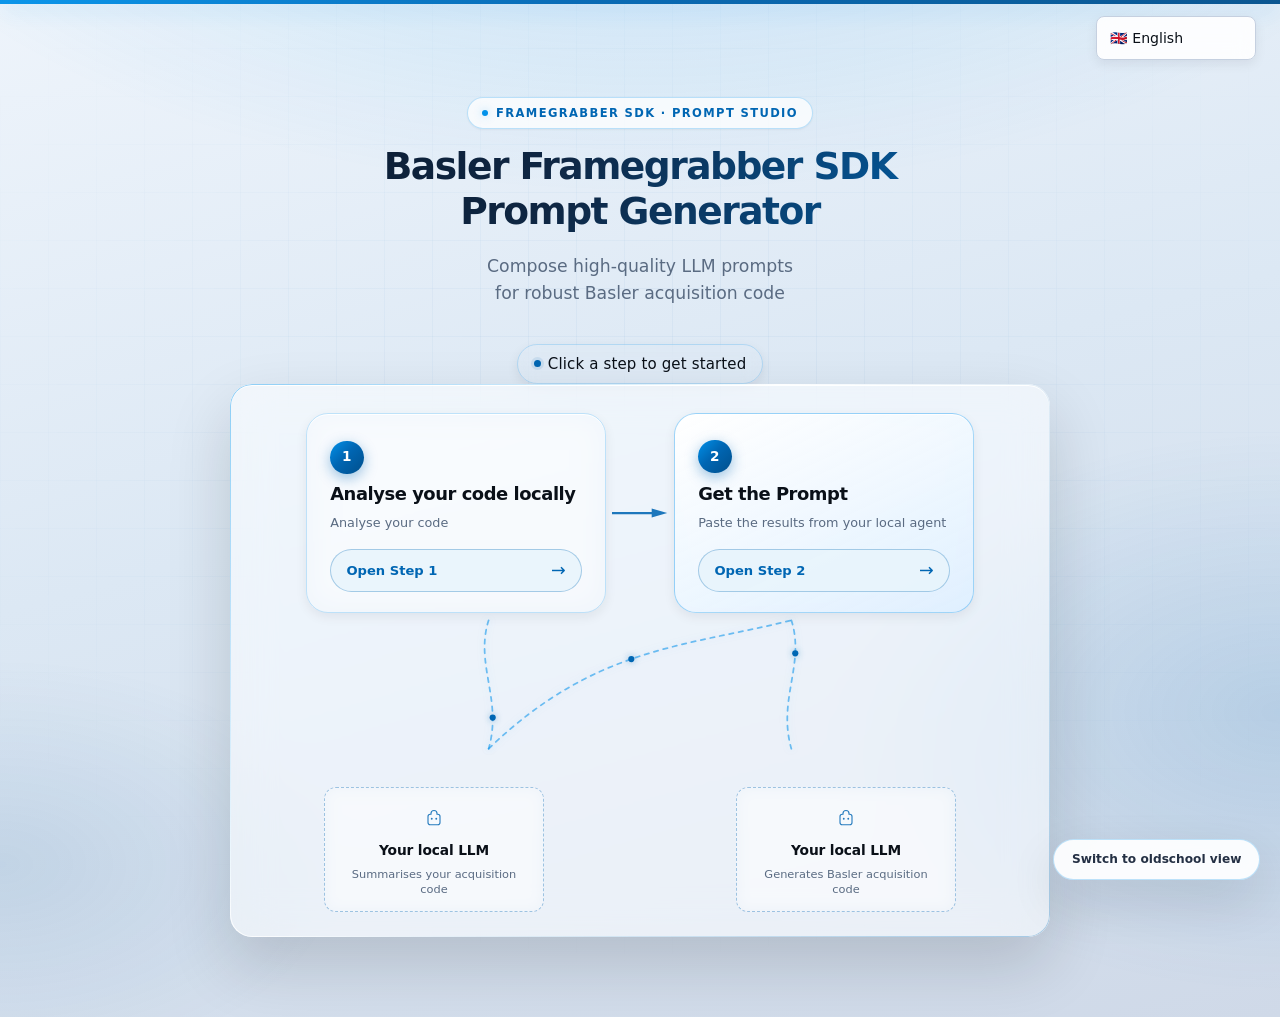
<file: index.html>
<!DOCTYPE html>
<html lang="en">
<head>
  <meta charset="UTF-8">
  <meta name="viewport" content="width=device-width, initial-scale=1.0">
  <meta name="description" content="Compose high-quality LLM prompts for robust Basler Framegrabber SDK and pylon SDK acquisition code. Runs entirely in your browser.">
  <meta name="theme-color" content="#0066b3">
  <meta name="color-scheme" content="light">
  <meta property="og:type" content="website">
  <meta property="og:title" content="Basler Framegrabber SDK Prompt Generator">
  <meta property="og:description" content="Compose high-quality LLM prompts for robust Basler Framegrabber SDK and pylon SDK acquisition code. Runs entirely in your browser.">
  <title>Basler Framegrabber SDK Prompt Generator</title>
  <link rel="icon" href="favicon.svg" type="image/svg+xml">
  <link rel="stylesheet" href="style.css">
</head>
<body class="view-modern">
  <a class="skip-link" href="#main-content">Skip to main content</a>
  <noscript>
    <div class="noscript-banner" role="alert">
      This tool requires JavaScript. Enable JavaScript in your browser to generate prompts.
    </div>
  </noscript>

  <section class="modern-landing" id="modern-landing" aria-label="Get started">
    <div class="modern-landing-bg" aria-hidden="true"></div>
    <div class="modern-landing-inner">
      <div class="modern-hero-copy" id="modern-hero-copy" role="button" tabindex="0" data-modern-action="step1">
        <span id="modern-hero-eyebrow" class="modern-hero-eyebrow">Framegrabber SDK · Prompt Studio</span>
        <span class="modern-hero-title" id="modern-hero-title">
          <span id="modern-hero-title-line-1" class="modern-hero-title-line">Basler Framegrabber SDK</span>
          <span id="modern-hero-title-line-2" class="modern-hero-title-line">Prompt Generator</span>
        </span>
        <span id="modern-hero-subtitle" class="modern-hero-subtitle">Compose high-quality LLM prompts for robust Basler acquisition code</span>
      </div>
      <div class="modern-brand" aria-hidden="true">
        <span class="modern-brand-mark"></span>
      </div>
      <button type="button" id="modern-landing-hint" class="modern-landing-hint" data-modern-action="step1">Click a step to get started</button>
      <div class="modern-stage">
        <div class="modern-workflow-diagram" role="group" aria-label="Workflow overview">
        <div class="modern-wf-top">
          <button type="button" class="modern-step-card" id="modern-step-1" data-step="1" data-modern-action="step1">
            <span class="modern-step-num" aria-hidden="true">1</span>
            <span id="modern-step-1-label" class="modern-step-label">Analyse your code locally</span>
            <span id="modern-step-1-action" class="modern-step-desc">Analyse your code</span>
            <span class="modern-step-cta">
              <span id="modern-step-1-cta">Open Step 1</span>
              <span class="modern-step-cta-arrow" aria-hidden="true">→</span>
            </span>
          </button>

          <div class="modern-wf-straight" aria-hidden="true">
            <svg class="modern-wf-straight-svg" viewBox="0 0 64 16" preserveAspectRatio="none" xmlns="http://www.w3.org/2000/svg">
              <path class="modern-wf-straight-shape" d="M0 6.5 H46 L46 2 L64 8 L46 14 L46 9.5 H0 Z" />
            </svg>
          </div>

          <button type="button" class="modern-step-card modern-step-card-accent" id="modern-step-2" data-step="2" data-modern-action="step2">
            <span class="modern-step-num" aria-hidden="true">2</span>
            <span id="modern-step-2-label" class="modern-step-label">Get the Prompt</span>
            <span id="modern-step-2-action" class="modern-step-desc">Paste the results from your local agent</span>
            <span class="modern-step-cta">
              <span id="modern-step-2-cta">Open Step 2</span>
              <span class="modern-step-cta-arrow" aria-hidden="true">→</span>
            </span>
          </button>
        </div>

        <div class="modern-wf-flow" aria-hidden="true">
          <svg class="modern-wf-curves" viewBox="0 0 640 200" preserveAspectRatio="xMidYMid meet" xmlns="http://www.w3.org/2000/svg">
            <path class="modern-wf-curve modern-wf-curve-down-1" d="M 148 6 C 132 56, 164 96, 148 152" />
            <path class="modern-wf-curve modern-wf-curve-up-2" d="M 148 152 C 268 36, 372 36, 492 6" />
            <path class="modern-wf-curve modern-wf-curve-down-3" d="M 492 6 C 508 56, 476 96, 492 152" />
            <circle class="modern-wf-curve-dot modern-wf-curve-dot-1" r="3.5" cx="148" cy="6">
              <animateMotion dur="2.2s" repeatCount="indefinite" path="M 0 0 C -16 50, 16 90, 0 146" />
            </circle>
            <circle class="modern-wf-curve-dot modern-wf-curve-dot-2" r="3.5" cx="148" cy="152">
              <animateMotion dur="2.2s" begin="0.55s" repeatCount="indefinite" path="M 0 0 C 120 -116, 224 -116, 344 -146" />
            </circle>
            <circle class="modern-wf-curve-dot modern-wf-curve-dot-3" r="3.5" cx="492" cy="6">
              <animateMotion dur="2.2s" begin="1.1s" repeatCount="indefinite" path="M 0 0 C 16 50, -16 90, 0 146" />
            </circle>
          </svg>
        </div>

        <div class="modern-wf-llm-row">
            <button type="button" class="modern-llm-node modern-llm-node-a" data-modern-action="step1">
              <span class="modern-llm-icon" aria-hidden="true">
                <svg width="18" height="18" viewBox="0 0 24 24" fill="none" xmlns="http://www.w3.org/2000/svg">
                  <path d="M12 2a4 4 0 0 1 4 4v1h1a3 3 0 0 1 3 3v8a3 3 0 0 1-3 3H7a3 3 0 0 1-3-3v-8a3 3 0 0 1 3-3h1V6a4 4 0 0 1 4-4z" stroke="currentColor" stroke-width="1.5"/>
                  <circle cx="9" cy="13" r="1.25" fill="currentColor"/>
                  <circle cx="15" cy="13" r="1.25" fill="currentColor"/>
                </svg>
              </span>
              <span id="modern-llm-label-1" class="modern-llm-label">Your local LLM</span>
              <span id="modern-llm-hint-1" class="modern-llm-hint">Summarises your acquisition code</span>
            </button>

            <button type="button" class="modern-llm-node modern-llm-node-b" data-modern-action="step2">
              <span class="modern-llm-icon" aria-hidden="true">
                <svg width="18" height="18" viewBox="0 0 24 24" fill="none" xmlns="http://www.w3.org/2000/svg">
                  <path d="M12 2a4 4 0 0 1 4 4v1h1a3 3 0 0 1 3 3v8a3 3 0 0 1-3 3H7a3 3 0 0 1-3-3v-8a3 3 0 0 1 3-3h1V6a4 4 0 0 1 4-4z" stroke="currentColor" stroke-width="1.5"/>
                  <circle cx="9" cy="13" r="1.25" fill="currentColor"/>
                  <circle cx="15" cy="13" r="1.25" fill="currentColor"/>
                </svg>
              </span>
              <span id="modern-llm-label-2" class="modern-llm-label">Your local LLM</span>
              <span id="modern-llm-hint-2" class="modern-llm-hint">Generates Basler acquisition code</span>
            </button>
          </div>
        </div>
      </div>
    </div>
  </section>

  <header class="site-header">
    <div class="header-inner">
      <div class="brand">
        <h1 id="site-title">Basler Framegrabber SDK Prompt Generator</h1>
        <p id="site-subtitle" class="subtitle">Compose high-quality LLM prompts for robust Basler acquisition code</p>
      </div>
      <div class="header-controls">
        <label for="ui-language" class="sr-only">UI language</label>
        <select id="ui-language" class="lang-select" aria-label="UI language"></select>
      </div>
    </div>
  </header>

  <section class="workflow-hero" aria-label="Workflow">
    <div class="workflow-hero-inner">
      <ol class="workflow-steps">
        <li class="workflow-step workflow-step-active" id="workflow-nav-step-1" role="button" tabindex="0" data-modern-action="step1">
          <span class="workflow-step-num" aria-hidden="true">1</span>
          <span id="workflow-step-1-label" class="workflow-step-label">Analyse your code locally</span>
          <button type="button" id="btn-workflow-analyse" class="btn btn-primary btn-workflow" data-modern-action="step1">Analyse your code</button>
        </li>
        <li class="workflow-step-arrow" aria-hidden="true">→</li>
        <li class="workflow-step" id="workflow-nav-step-2" role="button" tabindex="0" data-modern-action="step2">
          <span class="workflow-step-num" aria-hidden="true">2</span>
          <span id="workflow-step-2-label" class="workflow-step-label">Get the Prompt</span>
          <button type="button" id="btn-workflow-prompt" class="btn btn-secondary btn-workflow" data-modern-action="step2">Get the Prompt</button>
        </li>
      </ol>
    </div>
  </section>

  <section id="code-analysis-section" class="analysis-section" aria-labelledby="analysis-heading">
    <div class="analysis-section-inner panel">
      <h2 id="analysis-heading" class="panel-title">Step 1 — Analyse your code locally</h2>
      <p id="analysis-intro" class="analysis-intro">Copy the prompt below into your preferred AI assistant and point it at your local acquisition codebase. The assistant should return a technical summary — not source code — covering hardware, SDK usage, buffers, triggers, and shutdown. Paste that summary into the generator in step 2.</p>

      <div class="notice notice-confidential analysis-notice" role="alert">
        <strong id="analysis-confidential-label">Confidentiality</strong>
        <p id="analysis-confidential-text">Run analysis locally with tools that keep your code private. Do not paste confidential source into untrusted services. The summary you paste here should omit secrets, credentials, and customer identifiers.</p>
      </div>

      <div class="analysis-controls">
        <div class="form-group">
          <label for="analysis-target-llm" id="label-analysis-target-llm">Target AI assistant</label>
          <select id="analysis-target-llm" aria-describedby="analysis-intro"></select>
        </div>
        <div class="analysis-actions">
          <button type="button" id="btn-copy-analysis" class="btn btn-primary">Copy analysis prompt</button>
          <span id="analysis-copy-status" class="status-text" aria-live="polite"></span>
        </div>
      </div>

      <div class="code-block">
        <div class="code-block-header">
          <span class="code-block-dots" aria-hidden="true"><i></i><i></i><i></i></span>
          <span id="code-analysis-label" class="code-block-title">Analysis prompt</span>
        </div>
        <pre id="analysis-prompt-preview" class="analysis-prompt-preview code-block-body" aria-label="Code analysis prompt preview"></pre>
      </div>

      <div class="analysis-continue">
        <p id="analysis-continue-hint" class="help-text">When you have the technical summary, continue to the prompt generator and paste it into the highlighted field.</p>
        <button type="button" id="btn-analysis-continue" class="btn btn-primary">Get the Prompt</button>
      </div>
    </div>
  </section>

  <main id="main-content" class="main-layout">
    <section class="panel panel-inputs" aria-labelledby="inputs-heading">
      <h2 id="inputs-heading" class="panel-title">Configuration</h2>

      <div class="notices-group" role="group" aria-label="Information">
      <div class="notice notice-privacy dismissible-notice" role="status" data-notice-id="privacy">
        <button type="button" class="notice-dismiss" aria-label="Dismiss">×</button>
        <strong id="privacy-label">Data privacy</strong>
        <p id="privacy-text">All input stays local in your browser. No data is transmitted.</p>
      </div>

      <div class="notice notice-confidential dismissible-notice" role="alert" data-notice-id="confidential">
        <button type="button" class="notice-dismiss" aria-label="Dismiss">×</button>
        <strong id="confidential-label">Confidentiality</strong>
        <p id="confidential-text">Review the generated prompt before sharing it. Do not include confidential customer data, source code, credentials, serial numbers, license keys, or unpublished project details.</p>
      </div>

      <div class="notice notice-guidance dismissible-notice" data-notice-id="guidance">
        <button type="button" class="notice-dismiss" aria-label="Dismiss">×</button>
        <strong id="guidance-label">Guidance</strong>
        <p id="guidance-text">If you already have existing acquisition code from another SDK or system, first use an AI assistant of your choice to summarize what the code does. Do not paste confidential source code unless allowed. Prefer to paste a technical summary: What is acquired? Which camera and acquisition parameters are configured? How are buffers, triggers, DMA channels, events, timeouts, and cleanup handled?</p>
      </div>

      <div class="notice notice-support dismissible-notice" role="status" data-notice-id="support">
        <button type="button" class="notice-dismiss" aria-label="Dismiss">×</button>
        <strong id="support-label">Official support</strong>
        <p id="support-text">This tool helps you compose LLM prompts only. For help with Basler cameras, frame grabbers, SDKs, or your application, you can also contact <a href="https://www.baslerweb.com/en/support/contact" rel="noopener noreferrer" target="_blank">Basler Support</a>.</p>
      </div>
      </div>

      <form id="prompt-form" class="config-form" novalidate>
        <div class="form-section form-section-core">
        <h3 id="section-core-title" class="form-section-title">Application setup</h3>
        <div class="detected-section detected-section-top">
          <h3 id="detected-topics-title">Detected topics</h3>
          <div id="detected-tags" class="tag-list" aria-live="polite"></div>
          <p id="no-topics-text" class="muted-text hidden">No topics detected yet. Type in the application description or workflow summary.</p>
        </div>

        <div class="form-group">
          <label for="app-description" id="label-app-description">Application description</label>
          <textarea id="app-description" rows="5" placeholder=""></textarea>
        </div>

        <div class="form-group" id="workflow-summary-group">
          <label for="workflow-summary" id="label-workflow-summary">Summary of existing acquisition workflow</label>
          <textarea id="workflow-summary" rows="4" placeholder=""></textarea>
          <p class="help-text" id="help-workflow-summary">Paste a summary of what your existing code does, not necessarily the source code itself.</p>
        </div>
        </div>

        <div class="form-section form-section-hardware">
        <h3 id="section-hardware-title" class="form-section-title">Hardware &amp; routing</h3>
        <div class="form-row">
          <div class="form-group" id="camera-count-group">
            <label for="camera-count" id="label-camera-count">Number of cameras</label>
            <input type="number" id="camera-count" min="1" value="1">
            <p id="warning-camera-count-mismatch" class="field-warning hidden" role="alert"></p>
          </div>
          <div class="form-group">
            <label for="camera-interface" id="label-camera-interface">Camera interface</label>
            <select id="camera-interface"></select>
          </div>
        </div>

        <div class="form-group">
          <label for="hardware" id="label-hardware">Basler acquisition hardware</label>
          <select id="hardware" required></select>
        </div>

        <div id="warning-interface-card" class="warning-box hidden" role="alert"></div>
        <div id="warning-interface-route" class="warning-box hidden" role="alert"></div>
        <div id="warning-cof" class="warning-box hidden" role="alert"></div>
        <div id="warning-applet" class="warning-box hidden" role="alert"></div>

        <div class="form-row">
          <div class="form-group">
            <label for="applet-handling" id="label-applet-handling">Applet handling</label>
            <select id="applet-handling"></select>
          </div>
          <div class="form-group">
            <label for="standard-acq-applet" id="label-standard-acq-applet">Standard acquisition applet</label>
            <select id="standard-acq-applet"></select>
            <p class="help-text hidden" id="help-standard-acq"></p>
            <p class="help-text hidden" id="help-standard-acq-imaflex2"></p>
          </div>
        </div>

        <div class="form-row">
          <div class="form-group form-group-wide">
            <label for="applet-name" id="label-applet-name">Applet / .hap name</label>
            <input type="text" id="applet-name" autocomplete="off">
            <p class="help-text" id="help-applet-name"></p>
            <p class="help-text hidden" id="help-auto-acq-applet"></p>
          </div>
        </div>

        <div id="warning-acquisition-hw" class="warning-box hidden" role="status"></div>
        </div>

        <div class="form-section form-section-acquisition">
        <h3 id="section-acquisition-title" class="form-section-title">Acquisition parameters</h3>
        <div id="per-camera-section" class="per-camera-section">
          <h3 id="per-camera-title" class="subsection-title">Per-camera image configuration</h3>
          <p class="help-text" id="help-per-camera-dims">Camera type, pixel format, and image dimensions may differ per camera.</p>
          <div id="per-camera-fields" class="per-camera-fields"></div>
        </div>

        <div class="form-row" id="dma-count-row">
          <div class="form-group" id="dma-count-group">
            <label for="dma-count" id="label-dma-count">Number of DMA channels</label>
            <input type="number" id="dma-count" min="1" value="1">
            <p class="help-text" id="help-dma-count-separate">On programmable framegrabbers the number of DMA channels may differ from the number of cameras.</p>
          </div>
        </div>

        <div id="per-dma-section" class="per-camera-section">
          <h3 id="per-dma-title" class="subsection-title">Per-DMA buffer configuration</h3>
          <p class="help-text" id="help-per-dma-dims">DMA buffer size and pixel format may differ from the sensor image and from other DMA channels. Host buffer count is configured per DMA channel.</p>
          <p class="help-text hidden" id="help-dma-pylon"></p>
          <div id="per-dma-fields" class="per-camera-fields"></div>
        </div>

        <div class="form-row">
          <div class="form-group">
            <label for="trigger-mode" id="label-trigger-mode">Trigger mode</label>
            <select id="trigger-mode"></select>
          </div>
          <div class="form-group">
            <label for="programming-language" id="label-programming-language">Programming language</label>
            <select id="programming-language"></select>
          </div>
        </div>

        <div class="form-row">
          <div class="form-group form-group-wide">
            <label for="operating-system" id="label-operating-system">Operating system</label>
            <select id="operating-system"></select>
          </div>
        </div>
        </div>

        <div class="form-section form-section-options">
        <h3 id="section-options-title" class="form-section-title">Prompt options</h3>
        <fieldset class="checkbox-group">
          <legend id="legend-options" class="sr-only">Prompt options</legend>
          <div class="checkbox-grid" id="checkbox-container"></div>
        </fieldset>

        <div class="action-bar">
          <button type="button" id="btn-load-example" class="btn btn-secondary">Load example</button>
          <button type="button" id="btn-reset" class="btn btn-secondary">Reset all</button>
        </div>
        </div>

        <details class="snippets-details snippets-details-bottom" id="snippets-details">
          <summary id="snippets-summary">Activated snippets</summary>
          <ul id="activated-snippets" class="snippet-list"></ul>
        </details>
      </form>
    </section>

    <section class="panel panel-preview" aria-labelledby="preview-heading">
      <div class="preview-header">
        <div class="preview-title-group">
          <h2 id="preview-heading" class="panel-title">Live prompt preview</h2>
          <span class="preview-live-badge" aria-hidden="true"><span class="preview-live-dot"></span><span id="preview-live-label">Live</span></span>
        </div>
        <span id="sdk-route-badge" class="route-badge route-framegrabber">Basler Framegrabber SDK route</span>
      </div>

      <div class="preview-actions">
        <button type="button" id="btn-copy" class="btn btn-primary">Copy prompt</button>
        <button type="button" id="btn-download" class="btn btn-primary">Download prompt as .txt</button>
        <button type="button" id="btn-refresh" class="btn btn-secondary">Refresh prompt</button>
      </div>

      <p id="copy-status" class="status-text" aria-live="polite"></p>

      <div class="preview-output-controls">
        <div class="form-group">
          <label for="target-llm" id="label-target-llm">Target LLM</label>
          <select id="target-llm"></select>
        </div>
        <div class="form-group">
          <label for="output-style" id="label-output-style">Output style</label>
          <select id="output-style"></select>
        </div>
      </div>

      <div class="code-block code-block-preview">
        <div class="code-block-header">
          <span class="code-block-dots" aria-hidden="true"><i></i><i></i><i></i></span>
          <span id="code-preview-label" class="code-block-title">Generated prompt</span>
        </div>
        <pre id="prompt-preview" class="prompt-preview code-block-body" aria-label="Generated prompt preview"></pre>
      </div>
    </section>
  </main>

  <footer class="site-footer">
    <p id="footer-text">Client-side only. No tracking. No external APIs.</p>
    <p id="footer-autosave" class="footer-note">Your configuration is saved locally in this browser.</p>
  </footer>

  <button type="button" id="view-mode-toggle" class="view-mode-toggle" aria-pressed="false">Switch to oldschool view</button>

  <div id="copy-toast" class="copy-toast" role="alertdialog" aria-modal="false" aria-labelledby="copy-toast-message" aria-hidden="true">
    <div class="copy-toast-inner">
      <span class="copy-toast-icon" aria-hidden="true">
        <svg width="22" height="22" viewBox="0 0 24 24" fill="none" xmlns="http://www.w3.org/2000/svg">
          <path d="M12 2a4 4 0 0 1 4 4v1h1a3 3 0 0 1 3 3v8a3 3 0 0 1-3 3H7a3 3 0 0 1-3-3v-8a3 3 0 0 1 3-3h1V6a4 4 0 0 1 4-4z" stroke="currentColor" stroke-width="1.5"/>
          <circle cx="9" cy="13" r="1.25" fill="currentColor"/>
          <circle cx="15" cy="13" r="1.25" fill="currentColor"/>
        </svg>
      </span>
      <div class="copy-toast-body">
        <p id="copy-toast-confirm" class="copy-toast-confirm"></p>
        <p id="copy-toast-message" class="copy-toast-message"></p>
      </div>
      <button type="button" id="copy-toast-close" class="copy-toast-close" aria-label="Dismiss">×</button>
    </div>
  </div>

  <script src="prompt-bodies.js"></script>
  <script src="prompt-locales-extra.js"></script>
  <script src="analysis-prompts.js"></script>
  <script src="script.js"></script>
</body>
</html>
</file>
<file: style.css>
/* Basler Framegrabber SDK Prompt Generator — premium design system v2 */

:root {
  /* Surfaces */
  --bg: #dce4ef;
  --bg-subtle: #cfd9e8;
  --bg-deep: #0b1220;
  --surface: #ffffff;
  --surface-raised: #ffffff;
  --surface-alt: #f0f4fa;
  --surface-inset: #e6ecf5;
  --surface-glass: rgba(255, 255, 255, 0.72);
  --text: #0a1018;
  --text-secondary: #243044;
  --text-muted: #5a6b82;
  --border: #c5d0e0;
  --border-subtle: #dde5f0;
  --border-strong: #9fb0c8;

  /* Basler electric accent */
  --accent: #0066b3;
  --accent-bright: #0091ea;
  --accent-hover: #004f8c;
  --accent-deep: #002d52;
  --accent-light: #dceeff;
  --accent-glow: rgba(0, 145, 234, 0.35);
  --accent-soft: rgba(0, 102, 179, 0.1);
  --accent-ring: rgba(0, 145, 234, 0.28);
  --gradient-accent: linear-gradient(135deg, #0091ea 0%, #0066b3 45%, #004f8c 100%);
  --gradient-hero: linear-gradient(135deg, #0b1a2e 0%, #0f2744 40%, #0066b3 100%);

  /* Semantic */
  --success: #0a8f4b;
  --success-soft: #dcf5e8;
  --warning-bg: #fff8e6;
  --warning-border: #e6a800;
  --warning-text: #6b4f00;
  --danger-bg: #fef2f2;
  --danger-border: #e05252;
  --privacy-bg: #e8f5ec;
  --privacy-border: #3d9a56;
  --confidential-bg: #fdf0f0;
  --confidential-border: #d9534f;
  --route-fg: #0d5c3a;
  --route-fg-bg: #c8edd4;
  --route-pylon: #5c3d0d;
  --route-pylon-bg: #fff0c2;

  /* Code — deep terminal */
  --code-bg: #0a1018;
  --code-bg-header: #111927;
  --code-text: #e4ecf7;
  --code-border: #243044;
  --code-glow: rgba(0, 145, 234, 0.12);

  /* Layout */
  --radius-sm: 8px;
  --radius: 12px;
  --radius-lg: 16px;
  --radius-xl: 22px;
  --radius-pill: 999px;
  --shadow-xs: 0 1px 2px rgba(10, 16, 24, 0.05);
  --shadow-sm: 0 4px 12px rgba(10, 16, 24, 0.07);
  --shadow: 0 8px 28px rgba(10, 16, 24, 0.09);
  --shadow-lg: 0 20px 50px rgba(10, 16, 24, 0.12);
  --shadow-xl: 0 28px 64px rgba(10, 16, 24, 0.16);
  --shadow-accent: 0 12px 36px rgba(0, 102, 179, 0.28);
  --shadow-glow: 0 0 0 1px rgba(0, 145, 234, 0.15), 0 16px 48px rgba(0, 102, 179, 0.18);
  --content-max: 1440px;
  --space-xs: 0.25rem;
  --space-sm: 0.5rem;
  --space-md: 1rem;
  --space-lg: 1.5rem;
  --space-xl: 2rem;
  --space-2xl: 3rem;
  --transition: 0.22s cubic-bezier(0.4, 0, 0.2, 1);
  --transition-spring: 0.38s cubic-bezier(0.34, 1.4, 0.64, 1);
  --font: "Segoe UI", system-ui, -apple-system, BlinkMacSystemFont, "Helvetica Neue", sans-serif;
  --mono: "Cascadia Code", "Consolas", "Courier New", monospace;
  --header-h: auto;
}

*,
*::before,
*::after {
  box-sizing: border-box;
}

html {
  scroll-behavior: smooth;
  -webkit-font-smoothing: antialiased;
  -moz-osx-font-smoothing: grayscale;
}

body {
  margin: 0;
  font-family: var(--font);
  font-size: 15px;
  line-height: 1.6;
  color: var(--text);
  background-color: var(--bg);
  background-image:
    radial-gradient(ellipse 100% 70% at 80% -10%, rgba(0, 145, 234, 0.14) 0%, transparent 55%),
    radial-gradient(ellipse 70% 50% at 10% 100%, rgba(0, 102, 179, 0.1) 0%, transparent 50%),
    linear-gradient(180deg, #e8eef6 0%, var(--bg) 40%, var(--bg-subtle) 100%);
  background-attachment: fixed;
  min-height: 100vh;
}

body::before {
  content: "";
  position: fixed;
  inset: 0;
  background-image:
    linear-gradient(rgba(0, 102, 179, 0.035) 1px, transparent 1px),
    linear-gradient(90deg, rgba(0, 102, 179, 0.035) 1px, transparent 1px);
  background-size: 56px 56px;
  mask-image: radial-gradient(ellipse 80% 70% at 50% 30%, black 20%, transparent 75%);
  -webkit-mask-image: radial-gradient(ellipse 80% 70% at 50% 30%, black 20%, transparent 75%);
  pointer-events: none;
  z-index: 0;
}

body > * {
  position: relative;
  z-index: 1;
}

.skip-link {
  position: absolute;
  left: -9999px;
  top: 0;
  z-index: 1000;
  padding: 0.6rem 1rem;
  background: var(--accent);
  color: #fff;
  text-decoration: none;
  border-radius: 0 0 var(--radius-sm) 0;
  font-weight: 600;
}

.skip-link:focus {
  left: 0;
}

.noscript-banner {
  margin: 0;
  padding: 0.85rem 1rem;
  background: var(--warning-bg);
  border-bottom: 1px solid var(--warning-border);
  color: var(--warning-text);
  text-align: center;
  font-weight: 600;
}

.not-found-page {
  max-width: 36rem;
  margin: 4rem auto;
  padding: 1.5rem;
  text-align: center;
}

.not-found-page h1 {
  margin-top: 0;
}

.not-found-page .btn {
  display: inline-block;
  text-decoration: none;
}

.footer-note {
  margin: 0.35rem 0 0;
  font-size: 0.82rem;
  color: var(--text-muted);
}

.sr-only {
  position: absolute;
  width: 1px;
  height: 1px;
  padding: 0;
  margin: -1px;
  overflow: hidden;
  clip: rect(0, 0, 0, 0);
  white-space: nowrap;
  border: 0;
}

/* ── Header ── */
.site-header {
  background: rgba(255, 255, 255, 0.82);
  backdrop-filter: blur(16px) saturate(1.2);
  -webkit-backdrop-filter: blur(16px) saturate(1.2);
  border-bottom: 1px solid rgba(255, 255, 255, 0.6);
  box-shadow: var(--shadow-sm);
  position: sticky;
  top: 0;
  z-index: 100;
}

.header-inner {
  max-width: var(--content-max);
  margin: 0 auto;
  padding: 0.85rem 1.5rem;
  display: flex;
  flex-wrap: wrap;
  align-items: center;
  justify-content: space-between;
  gap: 1rem;
}

.brand {
  display: flex;
  flex-direction: column;
  gap: 0.2rem;
  padding-left: 1rem;
  border-left: 4px solid transparent;
  border-image: var(--gradient-accent) 1;
}

.brand h1 {
  margin: 0;
  font-size: 1.15rem;
  font-weight: 800;
  letter-spacing: -0.03em;
  line-height: 1.2;
  background: var(--gradient-accent);
  -webkit-background-clip: text;
  background-clip: text;
  -webkit-text-fill-color: transparent;
}

.subtitle {
  margin: 0;
  font-size: 0.82rem;
  color: var(--text-muted);
  line-height: 1.4;
  max-width: 44ch;
}

.header-controls select,
.lang-select {
  min-width: 160px;
  font-size: 0.88rem;
}

/* ── Main layout ── */
.main-layout {
  max-width: var(--content-max);
  margin: 0 auto;
  padding: 1.5rem 1.5rem 2.5rem;
  display: grid;
  grid-template-columns: minmax(320px, 1fr) minmax(360px, 1fr);
  gap: 1.75rem;
  align-items: start;
}

.panel-inputs::after {
  content: var(--step-badge-2, "Step 2");
  position: absolute;
  top: 1.35rem;
  right: 1.5rem;
  padding: 0.25rem 0.65rem;
  font-size: 0.68rem;
  font-weight: 800;
  letter-spacing: 0.08em;
  text-transform: uppercase;
  color: var(--accent);
  background: var(--accent-light);
  border: 1px solid rgba(0, 145, 234, 0.25);
  border-radius: var(--radius-pill);
  z-index: 1;
  pointer-events: none;
}

.panel-inputs .panel-title {
  padding-right: 5rem;
}

/* ── Workflow hero ── */
.workflow-hero {
  background: transparent;
  border-bottom: none;
  padding: 0.5rem 0 0.75rem;
}

.workflow-hero-inner {
  max-width: var(--content-max);
  margin: 0 auto;
  padding: 0 1.5rem;
}

.workflow-steps {
  list-style: none;
  margin: 0;
  padding: 0.55rem 0.85rem;
  display: flex;
  flex-wrap: wrap;
  align-items: center;
  justify-content: center;
  gap: 0.55rem 0.75rem;
  background: var(--surface-glass);
  backdrop-filter: blur(16px) saturate(1.15);
  -webkit-backdrop-filter: blur(16px) saturate(1.15);
  border: 1px solid rgba(255, 255, 255, 0.75);
  border-radius: var(--radius-pill);
  box-shadow: var(--shadow), inset 0 1px 0 rgba(255, 255, 255, 0.85);
}

.workflow-step {
  display: flex;
  flex-wrap: wrap;
  align-items: center;
  gap: 0.45rem 0.65rem;
  padding: 0.45rem 0.85rem 0.45rem 0.55rem;
  background: transparent;
  border: 1px solid transparent;
  border-radius: var(--radius-pill);
  box-shadow: none;
  cursor: pointer;
  pointer-events: auto;
  touch-action: manipulation;
  transition: background var(--transition), border-color var(--transition), transform var(--transition-spring);
}

.workflow-step .btn-workflow {
  pointer-events: auto;
}

.workflow-step:hover {
  background: rgba(255, 255, 255, 0.65);
  border-color: var(--border-subtle);
  transform: translateY(-1px);
}

.workflow-step-active {
  background: rgba(255, 255, 255, 0.92);
  border-color: rgba(0, 145, 234, 0.35);
  box-shadow: 0 0 0 3px var(--accent-soft), var(--shadow-sm);
}

.workflow-step-num {
  display: inline-flex;
  align-items: center;
  justify-content: center;
  width: 1.75rem;
  height: 1.75rem;
  font-size: 0.72rem;
  font-weight: 800;
  color: #fff;
  background: var(--gradient-accent);
  border-radius: var(--radius-pill);
  flex-shrink: 0;
  box-shadow: 0 3px 10px rgba(0, 102, 179, 0.35);
}

.workflow-step-label {
  font-size: 0.86rem;
  font-weight: 700;
  color: var(--text-secondary);
  letter-spacing: -0.01em;
}

.workflow-step:focus-visible {
  outline: none;
  border-color: rgba(0, 145, 234, 0.35);
  box-shadow: 0 0 0 3px var(--accent-ring), var(--shadow-sm);
}

.workflow-step-arrow {
  font-size: 1.1rem;
  font-weight: 400;
  color: var(--text-muted);
  list-style: none;
  opacity: 0.6;
}

.btn-workflow {
  font-size: 0.8rem;
  padding: 0.38rem 0.9rem;
  border-radius: var(--radius-pill);
}

/* ── Analysis section ── */
.analysis-section {
  max-width: var(--content-max);
  margin: 0 auto;
  padding: 1.5rem 1.5rem 0;
}

.analysis-section-inner {
  scroll-margin-top: 5.5rem;
  position: relative;
}

.analysis-section-inner::before {
  content: var(--step-badge-1, "Step 1");
  display: inline-flex;
  align-items: center;
  margin-bottom: 0.65rem;
  padding: 0.25rem 0.65rem;
  font-size: 0.68rem;
  font-weight: 800;
  letter-spacing: 0.08em;
  text-transform: uppercase;
  color: var(--accent);
  background: var(--accent-light);
  border: 1px solid rgba(0, 145, 234, 0.25);
  border-radius: var(--radius-pill);
}

.analysis-intro {
  margin: 0 0 1.25rem;
  font-size: 0.95rem;
  color: var(--text-secondary);
  max-width: 72ch;
  line-height: 1.65;
}

.analysis-notice {
  margin-bottom: 1rem;
}

.analysis-controls {
  display: flex;
  flex-wrap: wrap;
  align-items: flex-end;
  gap: 1rem 1.25rem;
  margin-bottom: 1rem;
  padding: 1.1rem 1.15rem;
  background: rgba(255, 255, 255, 0.65);
  border: 1px solid rgba(255, 255, 255, 0.85);
  border-radius: var(--radius-lg);
  box-shadow: var(--shadow-sm), inset 0 1px 0 rgba(255, 255, 255, 0.9);
  backdrop-filter: blur(12px);
  -webkit-backdrop-filter: blur(12px);
}

.analysis-controls .form-group {
  margin: 0;
  flex: 1 1 200px;
  max-width: 280px;
}

.analysis-actions {
  display: flex;
  flex-wrap: wrap;
  align-items: center;
  gap: 0.5rem 0.75rem;
}

.analysis-prompt-preview {
  margin: 0;
  padding: 1.15rem 1.25rem;
  font-family: var(--mono);
  font-size: 0.76rem;
  line-height: 1.55;
  background: var(--code-bg);
  color: var(--code-text);
  border: none;
  border-radius: 0;
  white-space: pre-wrap;
  word-break: break-word;
  max-height: 420px;
  overflow: auto;
}

.analysis-prompt-preview.code-block-body {
  box-shadow: none;
}

.analysis-continue {
  margin-top: 1.35rem;
  padding-top: 1.15rem;
  border-top: 1px solid var(--border-subtle);
  display: flex;
  flex-wrap: wrap;
  align-items: center;
  gap: 0.75rem 1rem;
}

.analysis-continue .help-text {
  margin: 0;
  flex: 1 1 200px;
}

.form-group.field-highlight {
  position: relative;
  padding: 0.85rem;
  margin: -0.85rem -0.85rem 0.85rem;
  border-radius: var(--radius);
  animation: field-highlight-pulse 2s ease-in-out 3;
  box-shadow: 0 0 0 3px var(--accent-ring);
  background: var(--accent-light);
}

.form-group.field-highlight label {
  color: var(--accent);
}

@keyframes field-highlight-pulse {
  0%, 100% { box-shadow: 0 0 0 3px var(--accent-ring); }
  50% { box-shadow: 0 0 0 6px rgba(0, 102, 179, 0.12); }
}

#workflow-summary-group {
  scroll-margin-top: 5.5rem;
}

@media (prefers-reduced-motion: reduce) {
  .form-group.field-highlight { animation: none; }
}

@media (max-width: 640px) {
  .workflow-step-arrow { display: none; }
  .workflow-steps { flex-direction: column; align-items: stretch; }
  .workflow-step { justify-content: space-between; border-radius: var(--radius); }
}

/* ── Panels ── */
.panel {
  position: relative;
  background: var(--surface-glass);
  backdrop-filter: blur(18px) saturate(1.15);
  -webkit-backdrop-filter: blur(18px) saturate(1.15);
  border: 1px solid rgba(255, 255, 255, 0.75);
  border-radius: var(--radius-lg);
  box-shadow: var(--shadow), inset 0 1px 0 rgba(255, 255, 255, 0.85);
  padding: 1.35rem 1.5rem 1.5rem;
  transition: box-shadow var(--transition), transform var(--transition), border-color var(--transition);
}

.panel::before {
  content: "";
  position: absolute;
  top: 0;
  left: 1.25rem;
  right: 1.25rem;
  height: 3px;
  border-radius: 0 0 3px 3px;
  background: var(--gradient-accent);
  opacity: 0.55;
}

.panel:hover {
  box-shadow: var(--shadow-lg), inset 0 1px 0 rgba(255, 255, 255, 0.9);
  border-color: rgba(0, 145, 234, 0.2);
}

.panel-title {
  display: flex;
  align-items: center;
  gap: 0.6rem;
  margin: 0 0 1.25rem;
  padding-bottom: 0.85rem;
  border-bottom: 1px solid var(--border-subtle);
  font-size: 1.08rem;
  font-weight: 800;
  color: var(--text);
  letter-spacing: -0.025em;
}

.panel-title::before {
  content: "";
  flex-shrink: 0;
  width: 4px;
  height: 1.2em;
  border-radius: 3px;
  background: var(--gradient-accent);
  box-shadow: 0 0 12px var(--accent-glow);
}

/* ── Notices ── */
.notice {
  border-radius: var(--radius);
  padding: 0.8rem 1rem 0.8rem 0.95rem;
  margin-bottom: 0.85rem;
  font-size: 0.86rem;
  position: relative;
  padding-right: 2.25rem;
  border-left-width: 3px;
  border-left-style: solid;
  line-height: 1.5;
}

.dismissible-notice.hidden { display: none; }

.notice-dismiss {
  position: absolute;
  top: 0.4rem;
  right: 0.45rem;
  width: 1.625rem;
  height: 1.625rem;
  border: none;
  background: transparent;
  color: var(--text-muted);
  font-size: 1.2rem;
  line-height: 1;
  cursor: pointer;
  border-radius: var(--radius-sm);
  padding: 0;
  transition: background var(--transition), color var(--transition);
}

.notice-dismiss:hover {
  color: var(--text);
  background: rgba(0, 0, 0, 0.06);
}

.notice strong {
  display: block;
  margin-bottom: 0.2rem;
  font-size: 0.72rem;
  text-transform: uppercase;
  letter-spacing: 0.06em;
  font-weight: 700;
}

.notice p { margin: 0; }

.notice-privacy {
  background: var(--privacy-bg);
  border-color: var(--privacy-border);
  border-left-color: var(--privacy-border);
}

.notice-confidential {
  background: var(--confidential-bg);
  border: 1px solid var(--confidential-border);
  border-left-color: var(--confidential-border);
}

.notice-guidance {
  background: var(--accent-light);
  border: 1px solid rgba(0, 102, 179, 0.25);
  border-left-color: var(--accent);
}

.notice-support {
  background: #eef6fc;
  border: 1px solid #9ec5e8;
  border-left-color: #0066b3;
}

.notice a {
  color: var(--accent);
  font-weight: 600;
  text-decoration: none;
}

.notice a:hover { text-decoration: underline; }

/* ── Warnings ── */
.warning-box {
  background: var(--warning-bg);
  border: 1px solid var(--warning-border);
  border-left-width: 3px;
  color: var(--warning-text);
  border-radius: var(--radius);
  padding: 0.7rem 0.95rem;
  margin-bottom: 0.85rem;
  font-size: 0.86rem;
  line-height: 1.5;
}

.warning-box.hidden { display: none; }

/* ── Forms ── */
.config-form {
  display: flex;
  flex-direction: column;
  gap: 0.1rem;
}

.form-group {
  margin-bottom: 0.85rem;
  flex: 1;
  min-width: 0;
}

.form-row {
  display: flex;
  gap: 1rem;
  flex-wrap: wrap;
}

.form-row .form-group { flex: 1 1 140px; }

label {
  display: block;
  font-size: 0.8rem;
  font-weight: 600;
  margin-bottom: 0.35rem;
  color: var(--text-secondary);
  letter-spacing: 0.01em;
}

input[type="text"],
input[type="number"],
select,
textarea {
  width: 100%;
  font: inherit;
  font-size: 0.9rem;
  padding: 0.6rem 0.8rem;
  border: 1px solid var(--border);
  border-radius: var(--radius-sm);
  background: rgba(255, 255, 255, 0.9);
  color: var(--text);
  transition: border-color var(--transition), box-shadow var(--transition), background var(--transition), transform var(--transition);
}

input:focus,
textarea:focus,
select:focus {
  outline: none;
  border-color: var(--accent-bright);
  box-shadow: 0 0 0 3px var(--accent-ring);
  background: #fff;
  transform: translateY(-1px);
}

select {
  appearance: none;
  -webkit-appearance: none;
  padding-right: 2rem;
  background-image: url("data:image/svg+xml,%3Csvg xmlns='http://www.w3.org/2000/svg' width='12' height='8' viewBox='0 0 12 8'%3E%3Cpath fill='%2364748b' d='M1.5 1.5 6 6l4.5-4.5'/%3E%3C/svg%3E");
  background-repeat: no-repeat;
  background-position: right 0.75rem center;
  background-size: 10px;
  cursor: pointer;
}

input:hover,
select:hover,
textarea:hover {
  border-color: var(--border-strong);
}

input:disabled,
select:disabled,
textarea:disabled {
  background: var(--surface-inset);
  color: var(--text-muted);
  cursor: not-allowed;
}

textarea {
  resize: vertical;
  min-height: 88px;
  line-height: 1.55;
}

.help-text {
  margin: 0.35rem 0 0;
  font-size: 0.78rem;
  color: var(--text-muted);
  line-height: 1.45;
}

.help-text.hidden { display: none; }

/* ── Checkboxes ── */
.checkbox-group {
  border: 1px solid var(--border-subtle);
  border-radius: var(--radius);
  padding: 0.85rem 1rem;
  margin: 0.65rem 0 0.85rem;
  background: var(--surface-alt);
}

.checkbox-group legend {
  font-size: 0.8rem;
  font-weight: 700;
  padding: 0 0.35rem;
  color: var(--text-secondary);
}

.checkbox-grid {
  display: grid;
  grid-template-columns: repeat(auto-fill, minmax(240px, 1fr));
  gap: 0.4rem 0.85rem;
  margin-top: 0.55rem;
}

.checkbox-item {
  display: flex;
  align-items: flex-start;
  gap: 0.5rem;
  font-size: 0.84rem;
  cursor: pointer;
  padding: 0.25rem 0.35rem;
  border-radius: var(--radius-sm);
  transition: background var(--transition);
}

.checkbox-item:hover { background: rgba(255, 255, 255, 0.7); }

.checkbox-item input {
  margin-top: 0.18rem;
  flex-shrink: 0;
  width: 1rem;
  height: 1rem;
  accent-color: var(--accent);
}

/* ── Tags ── */
.detected-section { margin-top: 0.5rem; }

.detected-section-top {
  margin-top: 0;
  margin-bottom: 1rem;
  padding: 0.85rem 1rem;
  background: var(--surface-alt);
  border: 1px solid var(--border-subtle);
  border-radius: var(--radius);
}

.snippets-details-top,
.snippets-details-bottom {
  margin-top: 1rem;
  margin-bottom: 0;
}

.form-group-wide { flex: 1 1 100%; }

.detected-section h3 {
  margin: 0 0 0.55rem;
  font-size: 0.88rem;
  font-weight: 700;
  color: var(--text-secondary);
  letter-spacing: 0.02em;
  text-transform: uppercase;
}

.tag-list {
  display: flex;
  flex-wrap: wrap;
  gap: 0.45rem;
}

.tag {
  display: inline-block;
  padding: 0.25rem 0.65rem;
  font-size: 0.76rem;
  font-weight: 600;
  background: var(--accent-light);
  color: var(--accent);
  border: 1px solid rgba(0, 102, 179, 0.2);
  border-radius: var(--radius-pill);
  transition: transform var(--transition), box-shadow var(--transition);
}

.tag:hover {
  transform: translateY(-1px);
  box-shadow: 0 2px 6px rgba(0, 102, 179, 0.12);
}

.muted-text {
  font-size: 0.82rem;
  color: var(--text-muted);
  margin: 0;
  padding: 0.65rem 0.85rem;
  background: var(--surface-inset);
  border: 1px dashed var(--border);
  border-radius: var(--radius-sm);
  text-align: center;
  line-height: 1.45;
}

.muted-text:not(.hidden)::before {
  content: "◇ ";
  opacity: 0.5;
}

.muted-text.hidden { display: none; }

/* ── Snippets ── */
.snippets-details {
  margin: 0.75rem 0;
  border: 1px solid var(--border-subtle);
  border-radius: var(--radius);
  padding: 0.55rem 0.9rem;
  background: var(--surface-alt);
  transition: border-color var(--transition);
}

.snippets-details[open] {
  border-color: var(--border);
  background: var(--surface);
}

.snippets-details summary {
  cursor: pointer;
  font-size: 0.84rem;
  font-weight: 600;
  user-select: none;
  color: var(--text-secondary);
  padding: 0.2rem 0;
}

.snippets-details summary:hover { color: var(--accent); }

.snippet-list {
  margin: 0.65rem 0 0.25rem;
  padding-left: 1.2rem;
  font-size: 0.82rem;
  color: var(--text-muted);
}

.snippet-list li { margin-bottom: 0.45rem; }

.snippet-list strong {
  color: var(--text);
  font-size: 0.8rem;
}

/* ── Buttons ── */
.action-bar,
.preview-actions {
  display: flex;
  flex-wrap: wrap;
  gap: 0.55rem;
  margin-top: 0.85rem;
}

.btn {
  font: inherit;
  font-size: 0.86rem;
  font-weight: 600;
  padding: 0.55rem 1.1rem;
  border-radius: var(--radius-sm);
  border: 1px solid transparent;
  cursor: pointer;
  transition: background var(--transition), border-color var(--transition), transform var(--transition), box-shadow var(--transition);
  letter-spacing: 0.01em;
}

.btn:focus-visible {
  outline: none;
  box-shadow: 0 0 0 3px var(--accent-ring);
}

.btn:active { transform: scale(0.98); }

.btn-primary {
  position: relative;
  overflow: hidden;
  background: var(--gradient-accent);
  color: #fff;
  box-shadow: var(--shadow-accent);
  border: 1px solid rgba(255, 255, 255, 0.15);
}

.btn-primary::after {
  content: "";
  position: absolute;
  inset: 0;
  background: linear-gradient(120deg, transparent 30%, rgba(255, 255, 255, 0.22) 50%, transparent 70%);
  transform: translateX(-120%);
  transition: transform 0.55s ease;
}

.btn-primary:hover {
  box-shadow: var(--shadow-glow);
  transform: translateY(-2px);
}

.btn-primary:hover::after {
  transform: translateX(120%);
}

.btn-primary:active { transform: scale(0.98) translateY(0); }

.btn-secondary {
  background: rgba(255, 255, 255, 0.85);
  color: var(--text-secondary);
  border-color: var(--border);
  box-shadow: var(--shadow-xs);
  backdrop-filter: blur(8px);
  -webkit-backdrop-filter: blur(8px);
}

.btn-secondary:hover {
  background: #fff;
  border-color: var(--accent-bright);
  color: var(--accent);
  box-shadow: 0 0 0 3px var(--accent-soft), var(--shadow-sm);
  transform: translateY(-1px);
}

/* ── Preview panel ── */
.panel-preview {
  position: sticky;
  top: 5.5rem;
  max-height: calc(100vh - 6.5rem);
  display: flex;
  flex-direction: column;
  border-color: rgba(0, 145, 234, 0.25);
  background: linear-gradient(165deg, rgba(255, 255, 255, 0.95) 0%, rgba(220, 238, 255, 0.55) 100%);
  box-shadow: var(--shadow-glow);
}

.panel-preview::before {
  opacity: 1;
  height: 4px;
}

.preview-header {
  display: flex;
  flex-wrap: wrap;
  align-items: center;
  justify-content: space-between;
  gap: 0.65rem;
  margin-bottom: 0.85rem;
  padding-bottom: 0.75rem;
  border-bottom: 1px solid var(--border-subtle);
}

.preview-title-group {
  display: flex;
  flex-wrap: wrap;
  align-items: center;
  gap: 0.65rem;
}

.preview-header .panel-title {
  margin: 0;
  padding: 0;
  border: none;
}

.preview-header .panel-title::before { display: none; }

.preview-live-badge {
  display: inline-flex;
  align-items: center;
  gap: 0.35rem;
  padding: 0.2rem 0.55rem;
  font-size: 0.68rem;
  font-weight: 700;
  text-transform: uppercase;
  letter-spacing: 0.06em;
  color: var(--success);
  background: var(--success-soft);
  border: 1px solid rgba(13, 122, 69, 0.25);
  border-radius: var(--radius-pill);
}

.preview-live-dot {
  width: 6px;
  height: 6px;
  border-radius: 50%;
  background: var(--success);
  box-shadow: 0 0 0 2px rgba(13, 122, 69, 0.2);
  animation: preview-live-pulse 2s ease-in-out infinite;
}

@keyframes preview-live-pulse {
  0%, 100% { opacity: 1; transform: scale(1); }
  50% { opacity: 0.65; transform: scale(0.85); }
}

.preview-output-controls {
  display: grid;
  grid-template-columns: 1fr 1fr;
  gap: 0.85rem;
  margin-bottom: 0.85rem;
  padding: 0.85rem;
  background: var(--surface-alt);
  border: 1px solid var(--border-subtle);
  border-radius: var(--radius);
}

.preview-output-controls .form-group { margin: 0; }

.preview-output-controls label {
  font-size: 0.76rem;
  color: var(--text-muted);
  margin-bottom: 0.25rem;
}

.preview-output-controls select { width: 100%; }

@media (max-width: 520px) {
  .preview-output-controls { grid-template-columns: 1fr; }
}

.route-badge {
  display: inline-flex;
  align-items: center;
  font-size: 0.68rem;
  font-weight: 700;
  text-transform: uppercase;
  letter-spacing: 0.05em;
  padding: 0.32rem 0.7rem;
  border-radius: var(--radius-pill);
  white-space: nowrap;
}

.route-framegrabber {
  background: var(--route-fg-bg);
  color: var(--route-fg);
  border: 1px solid #a3d9b1;
}

.route-pylon {
  background: var(--route-pylon-bg);
  color: var(--route-pylon);
  border: 1px solid #e6c87a;
}

.status-text {
  font-size: 0.8rem;
  color: var(--success);
  margin: 0 0 0.5rem;
  min-height: 1.2em;
  font-weight: 500;
  transition: opacity var(--transition);
}

.status-text:not(:empty) {
  display: inline-flex;
  align-items: center;
  gap: 0.35rem;
  padding: 0.35rem 0.7rem;
  background: var(--success-soft);
  border: 1px solid rgba(13, 122, 69, 0.2);
  border-radius: var(--radius-sm);
}

.status-text:not(:empty)::before {
  content: "✓";
  font-weight: 700;
  font-size: 0.75rem;
}

.status-text:empty { min-height: 0; margin: 0; }

.prompt-preview {
  flex: 1;
  overflow: auto;
  margin: 0;
  padding: 1.15rem 1.25rem;
  font-family: var(--mono);
  font-size: 0.78rem;
  line-height: 1.55;
  background: var(--code-bg);
  color: var(--code-text);
  border: none;
  border-radius: 0;
  white-space: pre-wrap;
  word-break: break-word;
  min-height: 400px;
}

.prompt-preview.code-block-body {
  min-height: 360px;
}

/* ── Footer ── */
.site-footer {
  max-width: var(--content-max);
  margin: 0 auto;
  padding: 1.5rem 1.5rem 2.25rem;
  text-align: center;
  font-size: 0.78rem;
  color: var(--text-muted);
  border-top: 1px solid rgba(255, 255, 255, 0.6);
  background: rgba(255, 255, 255, 0.45);
  backdrop-filter: blur(8px);
  -webkit-backdrop-filter: blur(8px);
}

.site-footer p { margin: 0; }

/* ── Responsive ── */
@media (max-width: 960px) {
  .main-layout { grid-template-columns: 1fr; }
  .panel-preview { position: static; max-height: none; }
  .prompt-preview { min-height: 300px; }
}

@media (max-width: 480px) {
  .header-inner,
  .main-layout,
  .analysis-section { padding-left: 1rem; padding-right: 1rem; }
  .checkbox-grid { grid-template-columns: 1fr; }
  .brand { padding-left: 0.65rem; }
  .brand h1 { font-size: 1.05rem; }
}

@media (prefers-reduced-motion: reduce) {
  html { scroll-behavior: auto; }
  .btn:active,
  .btn-primary:hover,
  .btn-secondary:hover { transform: none; }
  .tag:hover { transform: none; }
  .workflow-step:hover { transform: none; }
}

@media print {
  .site-header, .workflow-hero, .modern-landing, .view-mode-toggle,
  .analysis-section, .panel-inputs, .preview-actions, .site-footer { display: none; }
  .main-layout { display: block; padding: 0; }
  .panel-preview { position: static; border: none; box-shadow: none; }
  .prompt-preview { background: #fff; color: #000; border: 1px solid #ccc; }
}

/* ── Per-camera / per-DMA ── */
.per-camera-section {
  margin: 1rem 0 1.25rem;
  padding: 1rem 1.1rem;
  background: var(--surface-alt);
  border: 1px solid var(--border-subtle);
  border-radius: var(--radius);
}

.subsection-title {
  margin: 0 0 0.5rem;
  font-size: 0.92rem;
  font-weight: 700;
  color: var(--text);
  letter-spacing: -0.01em;
}

.per-camera-fields {
  display: flex;
  flex-direction: column;
  gap: 0.85rem;
}

.per-camera-row {
  padding: 0.85rem;
  background: var(--surface);
  border: 1px solid var(--border-subtle);
  border-radius: var(--radius);
  box-shadow: var(--shadow-xs);
}

.per-camera-row-title {
  margin: 0 0 0.65rem;
  font-size: 0.86rem;
  font-weight: 700;
  color: var(--accent);
}

.per-camera-grid {
  display: grid;
  grid-template-columns: repeat(auto-fill, minmax(7.5rem, 1fr));
  gap: 0.65rem 0.85rem;
}

.per-camera-grid .form-group { margin: 0; }

.per-camera-grid label {
  font-size: 0.76rem;
  color: var(--text-muted);
}

.per-camera-grid select,
.per-camera-grid input {
  width: 100%;
  min-width: 0;
}

.field-warning {
  display: flex;
  align-items: flex-start;
  gap: 0.35rem;
  margin: 0.35rem 0 0;
  font-size: 0.82rem;
  color: #c62828;
  line-height: 1.4;
}

.field-warning::before {
  content: "⚠";
  flex-shrink: 0;
  font-size: 0.9rem;
}

.field-warning.hidden { display: none; }

#camera-count-group.has-mismatch label { color: #c62828; }

#camera-count-group.has-mismatch #camera-count {
  border-color: #c62828;
  box-shadow: 0 0 0 2px rgba(198, 40, 40, 0.15);
}

/* ══════════════════════════════════════════
   Modern landing view
   ══════════════════════════════════════════ */
.modern-landing {
  position: relative;
  display: flex;
  align-items: center;
  justify-content: center;
  min-height: 100vh;
  padding: 5.5rem 1.5rem 5rem;
  overflow: hidden;
  z-index: 2;
}

.modern-landing-bg {
  position: absolute;
  inset: 0;
  z-index: 0;
  pointer-events: none;
  background:
    radial-gradient(ellipse 120% 80% at 50% -25%, rgba(0, 145, 234, 0.22) 0%, transparent 55%),
    radial-gradient(ellipse 70% 55% at 100% 70%, rgba(0, 102, 179, 0.14) 0%, transparent 50%),
    radial-gradient(ellipse 60% 45% at 0% 85%, rgba(0, 77, 140, 0.1) 0%, transparent 45%),
    linear-gradient(165deg, #eef4fb 0%, #dce8f4 45%, #cfd9e8 100%);
}

.modern-landing-bg::before {
  content: "";
  position: absolute;
  inset: 0;
  background-image:
    linear-gradient(rgba(0, 102, 179, 0.04) 1px, transparent 1px),
    linear-gradient(90deg, rgba(0, 102, 179, 0.04) 1px, transparent 1px);
  background-size: 48px 48px;
  mask-image: radial-gradient(ellipse 90% 80% at 50% 40%, black 15%, transparent 70%);
  -webkit-mask-image: radial-gradient(ellipse 90% 80% at 50% 40%, black 15%, transparent 70%);
}

.modern-landing-bg::after {
  content: "";
  position: absolute;
  top: 0;
  left: 0;
  right: 0;
  height: 4px;
  background: var(--gradient-accent);
  opacity: 0.95;
  box-shadow: 0 4px 24px var(--accent-glow);
}

.modern-landing-inner {
  position: relative;
  width: 100%;
  max-width: 820px;
  text-align: center;
  z-index: 1;
}

/* Reset native button chrome on landing (avoids tan/brown UA backgrounds on Pages) */
.modern-landing button {
  margin: 0;
  appearance: none;
  -webkit-appearance: none;
  font-family: inherit;
  color: inherit;
  background-color: transparent;
}

/* Hero typography */
.modern-hero-copy {
  display: flex;
  flex-direction: column;
  align-items: center;
  width: 100%;
  margin: 0 0 1.75rem;
  padding: 0.5rem 0.75rem;
  border: 1px solid transparent;
  border-radius: var(--radius-xl);
  background: transparent;
  cursor: pointer;
  text-align: center;
  font: inherit;
  color: inherit;
  outline: none;
  transition: transform var(--transition-spring), border-color var(--transition), background var(--transition), box-shadow var(--transition);
  animation: modern-hero-enter 0.7s cubic-bezier(0.22, 1, 0.36, 1) both;
}

.modern-hero-copy:hover {
  transform: translateY(-3px);
  background: rgba(255, 255, 255, 0.45);
  border-color: rgba(0, 145, 234, 0.2);
  box-shadow: var(--shadow-sm);
}

.modern-hero-copy:focus-visible {
  outline: none;
  border-color: var(--accent-bright);
  box-shadow: 0 0 0 3px var(--accent-ring), var(--shadow-sm);
}

.modern-hero-copy .modern-hero-title,
.modern-hero-copy .modern-hero-title-line,
.modern-hero-copy .modern-hero-subtitle,
.modern-hero-copy .modern-hero-eyebrow {
  pointer-events: none;
}

.modern-hero-eyebrow {
  display: inline-flex;
  align-items: center;
  gap: 0.5rem;
  margin: 0 0 1rem;
  padding: 0.35rem 0.9rem;
  font-size: 0.72rem;
  font-weight: 700;
  letter-spacing: 0.12em;
  text-transform: uppercase;
  color: var(--accent);
  background: rgba(255, 255, 255, 0.75);
  border: 1px solid rgba(0, 145, 234, 0.25);
  border-radius: var(--radius-pill);
  backdrop-filter: blur(10px);
  -webkit-backdrop-filter: blur(10px);
  box-shadow: var(--shadow-xs);
  flex-shrink: 0;
  max-width: calc(100% - 1rem);
  text-wrap: balance;
}

.modern-hero-eyebrow::before {
  content: "";
  width: 6px;
  height: 6px;
  border-radius: 50%;
  background: var(--accent-bright);
  box-shadow: 0 0 8px var(--accent-glow);
}

.modern-hero-title {
  display: flex;
  flex-direction: column;
  align-items: center;
  gap: 0.12rem;
  width: 100%;
  margin: 0 0 0.25rem;
}

.modern-hero-title-line {
  display: block;
  width: 100%;
  font-size: clamp(1.65rem, 4.5vw, 2.35rem);
  font-weight: 800;
  letter-spacing: -0.04em;
  line-height: 1.15;
  color: #0f2744;
  text-wrap: balance;
}

@supports ((-webkit-background-clip: text) or (background-clip: text)) {
  .modern-hero-title-line {
    background-image: linear-gradient(135deg, #0b1a2e 0%, #0f2744 40%, #0066b3 100%);
    background-repeat: no-repeat;
    background-size: 100% 100%;
    -webkit-background-clip: text;
    background-clip: text;
    -webkit-text-fill-color: transparent;
    color: transparent;
  }
}

.modern-hero-subtitle {
  display: block;
  width: 100%;
  max-width: 36ch;
  margin: 0.85rem auto 0;
  padding-top: 0.15rem;
  font-size: clamp(0.95rem, 2.2vw, 1.08rem);
  font-weight: 500;
  line-height: 1.55;
  color: var(--text-muted);
  text-wrap: balance;
}

@media (forced-colors: active) {
  .modern-hero-title-line {
    background: none !important;
    -webkit-text-fill-color: CanvasText !important;
    color: CanvasText !important;
  }

  .modern-hero-copy:hover {
    background: Canvas;
    border-color: CanvasText;
  }
}

@keyframes modern-hero-enter {
  from {
    opacity: 0;
    transform: translateY(16px);
  }
  to {
    opacity: 1;
    transform: translateY(0);
  }
}

.modern-brand {
  display: none;
}

.modern-stage {
  position: relative;
  padding: 1.75rem 1.5rem 1.5rem;
  border-radius: var(--radius-xl);
  background: rgba(255, 255, 255, 0.55);
  border: 1px solid rgba(255, 255, 255, 0.85);
  box-shadow: var(--shadow-xl), inset 0 1px 0 rgba(255, 255, 255, 0.95);
  backdrop-filter: blur(20px) saturate(1.2);
  -webkit-backdrop-filter: blur(20px) saturate(1.2);
  animation: modern-hero-enter 0.7s cubic-bezier(0.22, 1, 0.36, 1) 0.12s both;
}

.modern-stage::before {
  content: "";
  position: absolute;
  inset: -1px;
  border-radius: inherit;
  padding: 1px;
  background: linear-gradient(135deg, rgba(0, 145, 234, 0.45) 0%, rgba(255, 255, 255, 0.2) 40%, rgba(0, 102, 179, 0.35) 100%);
  -webkit-mask: linear-gradient(#fff 0 0) content-box, linear-gradient(#fff 0 0);
  mask: linear-gradient(#fff 0 0) content-box, linear-gradient(#fff 0 0);
  -webkit-mask-composite: xor;
  mask-composite: exclude;
  pointer-events: none;
}

.modern-landing-hint {
  display: inline-flex;
  align-items: center;
  gap: 0.45rem;
  margin: 0 0 1.35rem;
  padding: 0.45rem 1rem;
  font-size: 0.84rem;
  font-weight: 600;
  color: var(--text-secondary);
  letter-spacing: 0.01em;
  background: rgba(255, 255, 255, 0.8);
  border: 1px solid rgba(0, 145, 234, 0.2);
  border-radius: var(--radius-pill);
  backdrop-filter: blur(10px);
  -webkit-backdrop-filter: blur(10px);
  box-shadow: var(--shadow-sm);
  cursor: pointer;
  font: inherit;
  transition: transform var(--transition-spring), border-color var(--transition), color var(--transition), box-shadow var(--transition);
  animation: modern-hint-pulse 2.5s ease-in-out infinite, modern-hero-enter 0.7s cubic-bezier(0.22, 1, 0.36, 1) 0.06s both;
}

.modern-landing-hint:hover {
  transform: translateY(-2px);
  border-color: rgba(0, 145, 234, 0.45);
  color: var(--accent);
  box-shadow: var(--shadow);
}

.modern-landing-hint:focus-visible {
  outline: none;
  box-shadow: 0 0 0 3px var(--accent-ring), var(--shadow-sm);
}

.modern-landing-hint::before {
  content: "";
  width: 7px;
  height: 7px;
  border-radius: 50%;
  background: var(--accent);
  box-shadow: 0 0 0 3px var(--accent-soft);
  animation: modern-hint-dot 2.5s ease-in-out infinite;
}

@keyframes modern-hint-pulse {
  0%, 100% { opacity: 0.85; border-color: var(--border-subtle); }
  50% { opacity: 1; border-color: rgba(0, 102, 179, 0.35); color: var(--accent); }
}

@keyframes modern-hint-dot {
  0%, 100% { transform: scale(1); }
  50% { transform: scale(1.15); }
}

.modern-brand-mark {
  display: block;
  width: 52px;
  height: 52px;
  border-radius: 14px;
  background: linear-gradient(145deg, var(--accent) 0%, var(--accent-deep) 100%);
  box-shadow: var(--shadow-accent);
  position: relative;
}

.modern-brand-mark::before {
  content: "";
  position: absolute;
  inset: 15px 11px 15px 15px;
  border-left: 3px solid rgba(255, 255, 255, 0.92);
  border-bottom: 3px solid rgba(255, 255, 255, 0.92);
  border-radius: 0 0 0 4px;
}

.modern-workflow-diagram {
  display: flex;
  flex-direction: column;
  align-items: stretch;
  gap: 0;
  width: 100%;
}

.modern-wf-top {
  display: flex;
  flex-direction: row;
  align-items: stretch;
  justify-content: center;
  gap: 0;
  width: 100%;
  position: relative;
  z-index: 2;
}

.modern-wf-top .modern-step-card {
  flex: 1 1 240px;
  max-width: 300px;
}

.modern-wf-straight {
  display: flex;
  align-items: center;
  justify-content: center;
  flex: 1 1 3.25rem;
  min-width: 2.75rem;
  max-width: 4.25rem;
  align-self: center;
  color: var(--accent);
  padding: 0 0.4rem;
}

.modern-wf-straight-svg {
  display: block;
  width: 100%;
  height: 0.75rem;
  overflow: visible;
}

.modern-wf-straight-shape {
  fill: currentColor;
  opacity: 0.88;
}

.modern-wf-flow {
  position: relative;
  width: 100%;
  margin-top: 0.15rem;
  padding-bottom: 0.25rem;
}

.modern-wf-curves {
  display: block;
  width: 100%;
  height: auto;
  min-height: 9rem;
  max-height: 11rem;
  overflow: visible;
  pointer-events: none;
}

.modern-wf-curve {
  fill: none;
  stroke: rgba(0, 145, 234, 0.55);
  stroke-width: 2;
  stroke-dasharray: 5 6;
  stroke-linecap: round;
  animation: modern-wf-dash-flow 0.85s linear infinite;
  filter: drop-shadow(0 0 4px rgba(0, 145, 234, 0.25));
}

.modern-wf-curve-up-2 { animation-delay: 0.15s; }
.modern-wf-curve-down-3 { animation-delay: 0.3s; }

.modern-wf-curve-dot {
  fill: var(--accent);
  filter: drop-shadow(0 0 4px rgba(0, 102, 179, 0.45));
}

.modern-wf-llm-row {
  display: flex;
  flex-direction: row;
  justify-content: space-between;
  align-items: flex-start;
  gap: 1rem;
  width: 100%;
  max-width: 640px;
  margin: -0.5rem auto 0;
  padding: 0 0.25rem;
  position: relative;
  z-index: 2;
}

.modern-wf-llm-row .modern-llm-node {
  flex: 0 1 220px;
  width: 46%;
  max-width: 220px;
}

@keyframes modern-wf-dash-flow {
  to { stroke-dashoffset: -11; }
}

.modern-llm-node {
  display: flex;
  flex-direction: column;
  align-items: center;
  gap: 0.35rem;
  width: 100%;
  padding: 0.85rem 1rem;
  border: 1px dashed rgba(0, 102, 179, 0.35);
  border-radius: var(--radius);
  background: rgba(255, 255, 255, 0.65);
  backdrop-filter: blur(8px);
  -webkit-backdrop-filter: blur(8px);
  text-align: center;
  cursor: pointer;
  font: inherit;
  color: inherit;
  transition: transform var(--transition-spring), border-color var(--transition), box-shadow var(--transition), background var(--transition);
  animation: modern-llm-glow 2.4s ease-in-out infinite;
}

.modern-llm-node:hover {
  transform: translateY(-3px);
  border-color: rgba(0, 145, 234, 0.55);
  border-style: solid;
  background: #fff;
  box-shadow: var(--shadow-sm);
  animation: none;
}

.modern-llm-node:focus-visible {
  outline: none;
  border-color: var(--accent-bright);
  border-style: solid;
  box-shadow: 0 0 0 3px var(--accent-ring), var(--shadow-sm);
  animation: none;
}

.modern-llm-node-a { animation-delay: 0s; }
.modern-llm-node-b { animation-delay: 1.2s; }

.modern-llm-icon {
  display: flex;
  align-items: center;
  justify-content: center;
  width: 2rem;
  height: 2rem;
  color: var(--accent);
  opacity: 0.85;
}

.modern-llm-label {
  font-size: 0.86rem;
  font-weight: 700;
  color: var(--text);
  letter-spacing: -0.01em;
}

.modern-llm-hint {
  font-size: 0.71rem;
  font-weight: 500;
  color: var(--text-muted);
  line-height: 1.35;
}

@keyframes modern-llm-glow {
  0%, 100% {
    border-color: rgba(0, 102, 179, 0.3);
    box-shadow: 0 0 0 0 rgba(0, 102, 179, 0);
  }
  50% {
    border-color: rgba(0, 102, 179, 0.6);
    box-shadow: 0 0 20px rgba(0, 102, 179, 0.1);
  }
}

.modern-step-card {
  width: 100%;
  max-width: 300px;
  position: relative;
  z-index: 3;
  display: flex;
  pointer-events: auto;
  touch-action: manipulation;
  flex-direction: column;
  align-items: flex-start;
  gap: 0.5rem;
  padding: 1.65rem 1.45rem 1.25rem;
  border: 1px solid rgba(0, 145, 234, 0.22);
  border-radius: var(--radius-xl);
  background: rgba(255, 255, 255, 0.88);
  backdrop-filter: blur(16px);
  -webkit-backdrop-filter: blur(16px);
  box-shadow: var(--shadow-sm), inset 0 1px 0 rgba(255, 255, 255, 0.9);
  cursor: pointer;
  text-align: left;
  font: inherit;
  color: var(--text);
  transition: transform var(--transition-spring), box-shadow var(--transition), border-color var(--transition), background var(--transition);
  animation: modern-card-attention 3s ease-in-out infinite;
}

.modern-step-card-accent {
  animation-delay: 0.75s;
  background: linear-gradient(155deg, rgba(255, 255, 255, 0.95) 0%, rgba(220, 238, 255, 0.85) 100%);
  border-color: rgba(0, 145, 234, 0.35);
}

@keyframes modern-card-attention {
  0%, 100% {
    box-shadow: var(--shadow-sm), 0 0 0 0 rgba(0, 102, 179, 0);
  }
  50% {
    box-shadow: var(--shadow), 0 0 0 4px rgba(0, 102, 179, 0.08);
  }
}

.modern-step-card:hover {
  transform: translateY(-6px) scale(1.01);
  border-color: var(--accent-bright);
  background: #fff;
  box-shadow: var(--shadow-glow);
  animation: none;
}

.modern-step-card:hover .modern-step-cta {
  background: var(--gradient-accent);
  color: #fff;
  border-color: transparent;
  box-shadow: var(--shadow-accent);
}

.modern-step-card:hover .modern-step-cta-arrow {
  transform: translateX(4px);
}

.modern-step-card:active { transform: translateY(-2px); }

.modern-step-card:focus-visible {
  outline: none;
  border-color: var(--accent);
  box-shadow: 0 0 0 3px var(--accent-ring), var(--shadow);
  animation: none;
}

.modern-step-num {
  display: inline-flex;
  align-items: center;
  justify-content: center;
  width: 2.1rem;
  height: 2.1rem;
  font-size: 0.85rem;
  font-weight: 800;
  color: #fff;
  background: var(--gradient-accent);
  border-radius: var(--radius-pill);
  box-shadow: 0 4px 14px rgba(0, 102, 179, 0.4);
}

.modern-step-label {
  font-size: 1.12rem;
  font-weight: 700;
  letter-spacing: -0.025em;
  line-height: 1.35;
  color: var(--text);
}

.modern-step-desc {
  margin: 0;
  font-size: 0.8rem;
  font-weight: 500;
  line-height: 1.45;
  color: var(--text-muted);
}

.modern-step-cta {
  display: flex;
  align-items: center;
  justify-content: space-between;
  gap: 0.5rem;
  width: 100%;
  margin-top: 0.55rem;
  padding: 0.6rem 0.95rem;
  border-radius: var(--radius-pill);
  border: 1px solid rgba(0, 102, 179, 0.3);
  background: rgba(232, 244, 252, 0.9);
  font-size: 0.82rem;
  font-weight: 700;
  color: var(--accent);
  transition: background 0.2s ease, color 0.2s ease, border-color 0.2s ease, transform 0.2s ease, box-shadow 0.2s ease;
}

.modern-step-cta-arrow {
  font-size: 1.1rem;
  font-weight: 400;
  line-height: 1;
  transition: transform 0.2s ease;
}

/* ── View mode toggle ── */
.view-mode-toggle {
  position: fixed;
  right: 1.25rem;
  bottom: 1.25rem;
  z-index: 200;
  font: inherit;
  font-size: 0.76rem;
  font-weight: 700;
  padding: 0.6rem 1.1rem;
  border-radius: var(--radius-pill);
  border: 1px solid rgba(0, 145, 234, 0.25);
  background: rgba(255, 255, 255, 0.92);
  backdrop-filter: blur(16px) saturate(1.15);
  -webkit-backdrop-filter: blur(16px) saturate(1.15);
  color: var(--text-secondary);
  cursor: pointer;
  box-shadow: var(--shadow-lg);
  transition: color var(--transition), border-color var(--transition), background var(--transition), transform var(--transition-spring), box-shadow var(--transition);
}

.view-mode-toggle:hover {
  color: #fff;
  border-color: transparent;
  background: var(--gradient-accent);
  transform: translateY(-3px);
  box-shadow: var(--shadow-glow);
}

.view-mode-toggle:focus-visible {
  outline: none;
  box-shadow: 0 0 0 3px var(--accent-ring), var(--shadow-lg);
}

.view-mode-toggle[aria-pressed="true"] {
  background: var(--accent-light);
  border-color: var(--accent-bright);
  color: var(--accent);
}

/* ── Modern / oldschool view modes ── */
.view-modern .site-header {
  background: transparent;
  border-bottom: none;
  box-shadow: none;
  position: fixed;
  top: 0;
  left: 0;
  right: 0;
  backdrop-filter: none;
}

.view-modern .site-header .brand { display: none; }

.view-modern .site-header .header-inner {
  justify-content: flex-end;
  padding: 1rem 1.5rem;
  max-width: none;
}

.view-modern .lang-select {
  background: rgba(255, 255, 255, 0.9);
  backdrop-filter: blur(10px);
  -webkit-backdrop-filter: blur(10px);
  border-color: var(--border);
  box-shadow: var(--shadow-sm);
  border-radius: var(--radius-sm);
}

.view-modern:not(.view-modern-expanded) .workflow-hero,
.view-modern:not(.view-modern-expanded) .analysis-section,
.view-modern:not(.view-modern-expanded) .main-layout,
.view-modern:not(.view-modern-expanded) .site-footer {
  display: none;
}

.view-modern:not(.view-modern-expanded) .modern-landing { display: flex; }

.view-modern.view-modern-expanded .modern-landing { display: none; }

.view-modern.view-modern-expanded .workflow-hero,
.view-modern.view-modern-expanded .analysis-section,
.view-modern.view-modern-expanded .site-footer {
  display: block;
}

.view-modern.view-modern-expanded .workflow-hero {
  position: relative;
  z-index: 2;
  padding-top: 4.75rem;
}

.view-modern.view-modern-expanded .main-layout { display: grid; }

.view-modern .site-header { display: block; }

.view-modern.view-modern-expanded .analysis-section {
  padding-top: 4.5rem;
  padding-bottom: 0;
}

.view-modern.view-modern-expanded .main-layout { padding-top: 0; }

.view-modern .panel-preview {
  top: 4.5rem;
  max-height: calc(100vh - 5.5rem);
}

.view-oldschool .modern-landing { display: none; }

.view-oldschool .site-header {
  position: sticky;
  background: rgba(255, 255, 255, 0.92);
  border-bottom: 1px solid var(--border-subtle);
  box-shadow: var(--shadow-xs);
}

.view-oldschool .site-header .brand { display: flex; }

.view-oldschool .site-header .header-inner {
  justify-content: space-between;
  max-width: var(--content-max);
}

@media (max-width: 720px) {
  .modern-wf-top {
    flex-direction: column;
    align-items: center;
    gap: 0;
  }

  .modern-wf-top .modern-step-card {
    max-width: 340px;
    width: 100%;
  }

  .modern-wf-straight {
    flex: 0 0 auto;
    width: 2.5rem;
    height: 2.5rem;
    transform: rotate(90deg);
    padding: 0;
  }

  .modern-wf-curves {
    min-height: 11rem;
    max-height: 13rem;
  }

  .modern-wf-llm-row {
    flex-direction: column;
    align-items: center;
    gap: 0.75rem;
    margin-top: 0;
  }

  .modern-wf-llm-row .modern-llm-node {
    width: 100%;
    max-width: 280px;
  }

  .modern-step-card { max-width: none; }

  .modern-landing {
    min-height: calc(100vh - 3.5rem);
    padding-bottom: 4.5rem;
  }

  .view-mode-toggle {
    right: 1rem;
    bottom: 1rem;
    font-size: 0.72rem;
    padding: 0.5rem 0.85rem;
  }
}

@media (prefers-reduced-motion: reduce) {
  .modern-step-card:hover { transform: none; }
  .modern-hero-copy:hover,
  .modern-landing-hint:hover,
  .modern-llm-node:hover { transform: none; }
  .modern-landing-hint,
  .modern-landing-hint::before,
  .modern-step-card,
  .modern-hero-copy,
  .modern-stage { animation: none; }
  .modern-wf-curve,
  .modern-llm-node { animation: none; }
  .modern-wf-curve-dot { display: none; }
  .view-mode-toggle:hover { transform: none; }
  .preview-live-dot { animation: none; }
  .view-modern.view-modern-expanded .workflow-hero,
  .view-modern.view-modern-expanded .analysis-section,
  .view-modern.view-modern-expanded .main-layout { animation: none; }
  input:focus,
  textarea:focus,
  select:focus { transform: none; }
  .btn-primary::after { display: none; }
}

/* ── Form sections ── */
.form-section {
  margin-bottom: 0.5rem;
  padding-bottom: 0.25rem;
}

.form-section + .form-section {
  margin-top: 1.5rem;
  padding-top: 1.35rem;
  border-top: 1px solid var(--border-subtle);
}

.form-section-title {
  margin: 0 0 1rem;
  font-size: 0.72rem;
  font-weight: 800;
  text-transform: uppercase;
  letter-spacing: 0.1em;
  color: var(--text-muted);
  display: flex;
  align-items: center;
  gap: 0.5rem;
}

.form-section-title::after {
  content: "";
  flex: 1;
  height: 1px;
  background: linear-gradient(90deg, var(--border) 0%, transparent 100%);
}

.form-section-core .form-section-title {
  color: var(--accent);
}

.form-section-core .form-section-title::after {
  background: linear-gradient(90deg, rgba(0, 145, 234, 0.35) 0%, transparent 100%);
}

/* ── Notices group ── */
.notices-group {
  display: flex;
  flex-direction: column;
  gap: 0.55rem;
  margin-bottom: 1.25rem;
  padding: 0.85rem;
  background: var(--surface-alt);
  border: 1px solid var(--border-subtle);
  border-radius: var(--radius);
}

.notices-group .notice {
  margin-bottom: 0;
}

/* ── Code blocks ── */
.code-block {
  border: 1px solid var(--code-border);
  border-radius: var(--radius);
  overflow: hidden;
  box-shadow: var(--shadow), 0 0 40px var(--code-glow);
}

.code-block-header {
  display: flex;
  align-items: center;
  gap: 0.65rem;
  padding: 0.5rem 0.85rem;
  background: var(--code-bg-header);
  border-bottom: 1px solid var(--code-border);
}

.code-block-dots {
  display: inline-flex;
  gap: 0.3rem;
}

.code-block-dots i {
  display: block;
  width: 8px;
  height: 8px;
  border-radius: 50%;
  background: rgba(255, 255, 255, 0.15);
}

.code-block-dots i:nth-child(1) { background: #ff5f57; opacity: 0.85; }
.code-block-dots i:nth-child(2) { background: #febc2e; opacity: 0.85; }
.code-block-dots i:nth-child(3) { background: #28c840; opacity: 0.85; }

.code-block-title {
  font-size: 0.72rem;
  font-weight: 600;
  color: rgba(232, 237, 244, 0.65);
  letter-spacing: 0.04em;
  text-transform: uppercase;
}

.code-block-body {
  display: block;
}

.code-block-preview {
  flex: 1;
  display: flex;
  flex-direction: column;
  min-height: 0;
}

.code-block-preview .code-block-body {
  flex: 1;
}

.code-block-body::-webkit-scrollbar {
  width: 8px;
  height: 8px;
}

.code-block-body::-webkit-scrollbar-track {
  background: rgba(0, 0, 0, 0.15);
}

.code-block-body::-webkit-scrollbar-thumb {
  background: rgba(255, 255, 255, 0.15);
  border-radius: 4px;
}

.code-block-body::-webkit-scrollbar-thumb:hover {
  background: rgba(255, 255, 255, 0.25);
}

/* ── Expanded view entrance ── */
.view-modern.view-modern-expanded .workflow-hero,
.view-modern.view-modern-expanded .analysis-section,
.view-modern.view-modern-expanded .main-layout {
  animation: content-reveal 0.45s ease-out both;
}

.view-modern.view-modern-expanded .main-layout {
  animation-delay: 0.05s;
}

@keyframes content-reveal {
  from {
    opacity: 0;
    transform: translateY(20px);
    filter: blur(4px);
  }
  to {
    opacity: 1;
    transform: translateY(0);
    filter: blur(0);
  }
}

.panel-inputs .config-form {
  gap: 0;
}

.checkbox-group {
  margin-top: 0;
}

/* ── Copy guidance toast ── */
.copy-toast {
  position: fixed;
  left: 50%;
  bottom: 5.5rem;
  z-index: 300;
  width: min(34rem, calc(100vw - 2rem));
  transform: translate(-50%, 120%);
  opacity: 0;
  pointer-events: none;
  transition: transform var(--transition-spring), opacity var(--transition);
}

.copy-toast-visible {
  transform: translate(-50%, 0);
  opacity: 1;
  pointer-events: auto;
}

.copy-toast-inner {
  display: flex;
  align-items: flex-start;
  gap: 0.85rem;
  padding: 1rem 1rem 1rem 1.1rem;
  background: rgba(255, 255, 255, 0.94);
  border: 1px solid rgba(0, 145, 234, 0.28);
  border-radius: var(--radius-lg);
  box-shadow: var(--shadow-glow);
  backdrop-filter: blur(18px) saturate(1.15);
  -webkit-backdrop-filter: blur(18px) saturate(1.15);
}

.copy-toast-icon {
  display: flex;
  align-items: center;
  justify-content: center;
  flex-shrink: 0;
  width: 2.5rem;
  height: 2.5rem;
  color: var(--accent);
  background: var(--accent-light);
  border: 1px solid rgba(0, 145, 234, 0.2);
  border-radius: var(--radius);
}

.copy-toast-body {
  flex: 1;
  min-width: 0;
  padding-top: 0.1rem;
}

.copy-toast-confirm {
  margin: 0 0 0.25rem;
  font-size: 0.72rem;
  font-weight: 700;
  letter-spacing: 0.06em;
  text-transform: uppercase;
  color: var(--success);
}

.copy-toast-message {
  margin: 0;
  font-size: 0.95rem;
  font-weight: 600;
  line-height: 1.45;
  color: var(--text);
  letter-spacing: -0.01em;
}

.copy-toast-close {
  flex-shrink: 0;
  width: 1.75rem;
  height: 1.75rem;
  margin: -0.15rem -0.15rem 0 0;
  border: none;
  border-radius: var(--radius-sm);
  background: transparent;
  color: var(--text-muted);
  font-size: 1.35rem;
  line-height: 1;
  cursor: pointer;
  transition: background var(--transition), color var(--transition);
}

.copy-toast-close:hover {
  background: rgba(0, 0, 0, 0.06);
  color: var(--text);
}

.copy-toast-close:focus-visible {
  outline: none;
  box-shadow: 0 0 0 3px var(--accent-ring);
}

@media (max-width: 720px) {
  .copy-toast {
    bottom: 4.75rem;
    width: calc(100vw - 1.5rem);
  }
}

@media (prefers-reduced-motion: reduce) {
  .copy-toast,
  .copy-toast-visible {
    transition: opacity 0.15s ease;
    transform: translate(-50%, 0);
  }
}
</file>
